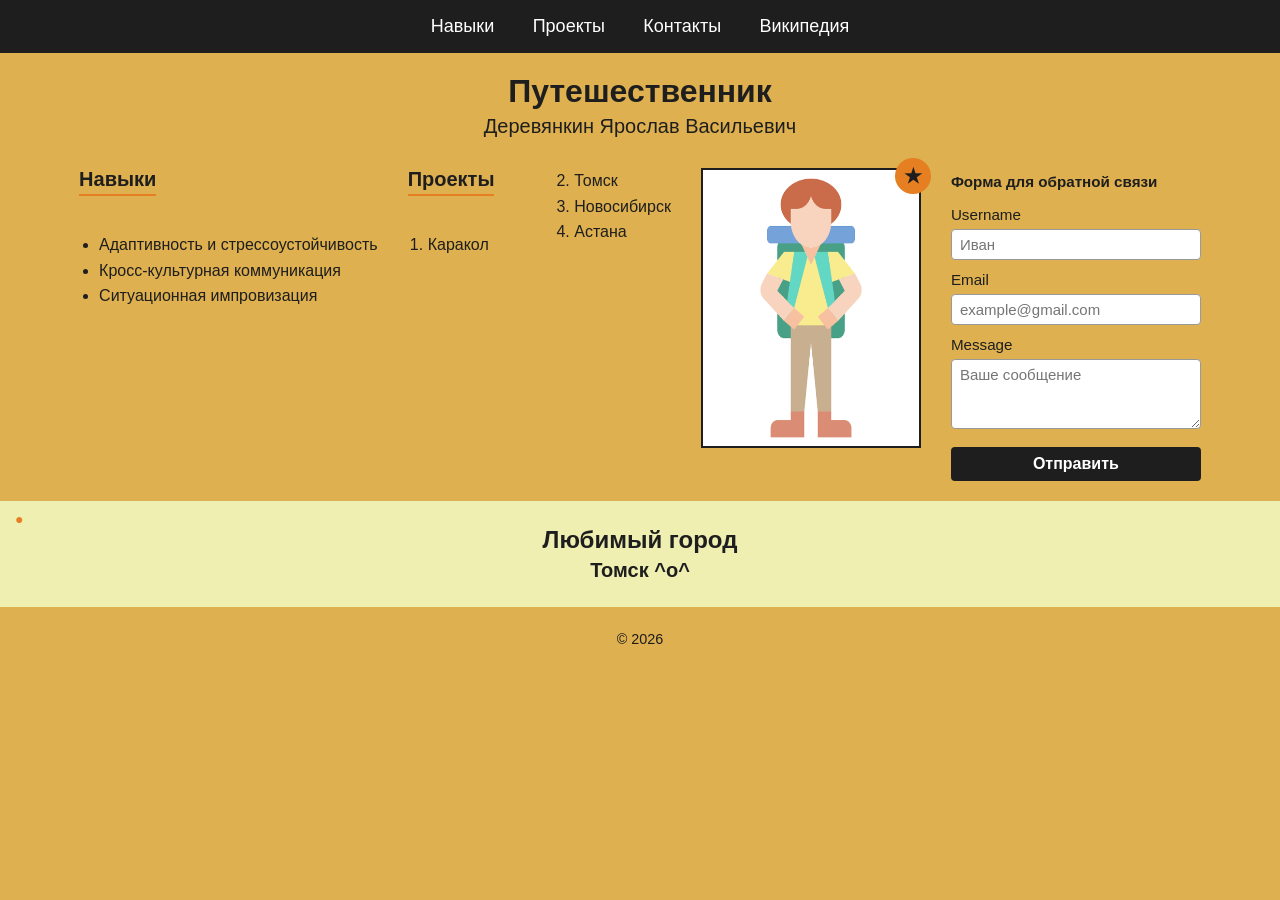
<file: lab2/index.html>
<!DOCTYPE html>
<html lang="ru">
<head>
    <meta charset="UTF-8">
    <meta name="viewport" content="width=device-width, initial-scale=1.0">
    <title>Путешественник — обо мне</title>

    <link rel="stylesheet" href="style.css">

    <style>
        .projects {
            column-count: 2;    
            column-gap: 30px;   
        }
    </style>
</head>

<body>

    <nav class="nav">
        <a href="#skills">Навыки</a>
        <a href="#projects">Проекты</a>
        <a href="#form">Контакты</a>
        <a href="https://ru.wikipedia.org/wiki/%D0%9F%D1%83%D1%82%D0%B5%D1%88%D0%B5%D1%81%D1%82%D0%B2%D0%B8%D0%B5" target="_blank" rel="noopener">Википедия</a>
    </nav>

    <header class="header">
        <h1>Путешественник</h1>
        <h2 class="static-h2">Деревянкин Ярослав Васильевич</h2>
    </header>

    <main class="main">

        <section id="skills" class="skills">
            <h3>Навыки</h3>
            <ul>
                <li>Адаптивность и стрессоустойчивость</li>
                <li>Кросс-культурная коммуникация</li>
                <li>Ситуационная импровизация</li>
            </ul>
        </section>

        <section id="projects" class="projects">
            <h3>Проекты</h3>
            <ol>
                <li>Каракол</li>
                <li>Томск</li>
                <li>Новосибирск</li>
                <li>Астана</li>
            </ol>
        </section>

        <div class="img-box">
            <img src="images/traveler.png"
                 width="220" height="280"
                 alt="Фотография путешественника в горах">
            <span class="badge" title="Любимое место">★</span>
        </div>

        <form id="form" class="form">
            <label class="form-title">Форма для обратной связи</label>

            <label for="user">Username</label>
            <input type="text" id="user" name="username" placeholder="Иван" required>

            <label for="email">Email</label>
            <input type="email" id="email" name="email" placeholder="example@gmail.com" required>

            <label for="textarea_form">Message</label>
            <textarea id="textarea_form" name="message" placeholder="Ваше сообщение"></textarea>

            <button type="submit" style="font-size: 16px;">Отправить</button>
        </form>

    </main>

    <aside id="city" class="city">
        <span class="city-dot" aria-hidden="true">●</span>
        <h2>Любимый город</h2>
        <h3>Томск ^o^</h3>
    </aside>

    <footer class="footer">
        <p>© 2026</p>
    </footer>

</body>
</html>
</file>
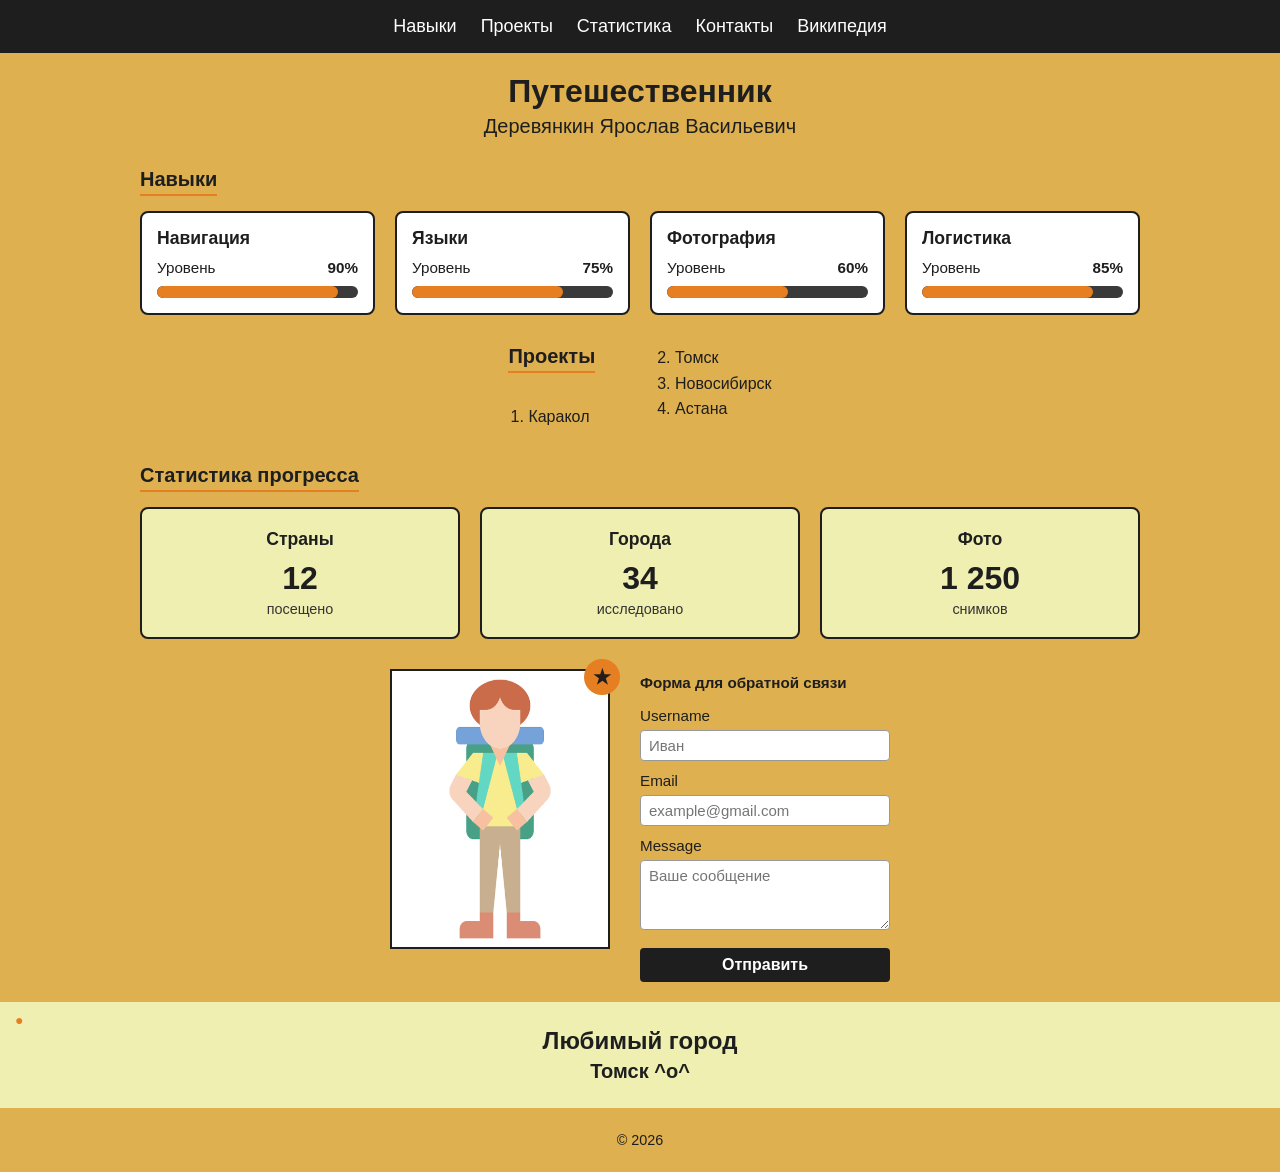
<file: lab3/index.html>
<!DOCTYPE html>
<html lang="ru">
<head>
    <meta charset="UTF-8">
    <meta name="viewport" content="width=device-width, initial-scale=1.0">
    <title>Путешественник — обо мне</title>

    <link rel="stylesheet" href="style.css">

    <style>
        .projects {
            column-count: 2;
            column-gap: 30px;
        }
    </style>
</head>

<body>
    <nav class="nav">
        <a href="#skills">Навыки</a>
        <a href="#projects">Проекты</a>
        <a href="#dashboard">Статистика</a>
        <a href="#form">Контакты</a>
        <a href="https://ru.wikipedia.org/wiki/%D0%9F%D1%83%D1%82%D0%B5%D1%88%D0%B5%D1%81%D1%82%D0%B2%D0%B8%D0%B5" target="_blank" rel="noopener">Википедия</a>
    </nav>

    <header class="header">
        <h1>Путешественник</h1>
        <h2 class="static-h2">Деревянкин Ярослав Васильевич</h2>
    </header>

    <main class="main">

        <section id="skills" class="skills-section">
            <h3 class="section-title">Навыки</h3>

            <div class="cards-row">

                <article class="skill-card">
                    <h4>Навигация</h4>
                    <dl>
                        <dt>Уровень</dt>
                        <dd>90%</dd>
                    </dl>
                    <div class="progress" role="progressbar"
                         aria-valuenow="90" aria-valuemin="0" aria-valuemax="100">
                        <div class="progress-fill" style="width: 90%;"></div>
                    </div>
                </article>

                <article class="skill-card">
                    <h4>Языки</h4>
                    <dl>
                        <dt>Уровень</dt>
                        <dd>75%</dd>
                    </dl>
                    <div class="progress" role="progressbar"
                         aria-valuenow="75" aria-valuemin="0" aria-valuemax="100">
                        <div class="progress-fill" style="width: 75%;"></div>
                    </div>
                </article>

                <article class="skill-card">
                    <h4>Фотография</h4>
                    <dl>
                        <dt>Уровень</dt>
                        <dd>60%</dd>
                    </dl>
                    <div class="progress" role="progressbar"
                         aria-valuenow="60" aria-valuemin="0" aria-valuemax="100">
                        <div class="progress-fill" style="width: 60%;"></div>
                    </div>
                </article>

                <article class="skill-card">
                    <h4>Логистика</h4>
                    <dl>
                        <dt>Уровень</dt>
                        <dd>85%</dd>
                    </dl>
                    <div class="progress" role="progressbar"
                         aria-valuenow="85" aria-valuemin="0" aria-valuemax="100">
                        <div class="progress-fill" style="width: 85%;"></div>
                    </div>
                </article>

            </div>
        </section>

        <section id="projects" class="projects">
            <h3 class="section-title">Проекты</h3>
            <ol>
                <li>Каракол</li>
                <li>Томск</li>
                <li>Новосибирск</li>
                <li>Астана</li>
            </ol>
        </section>

        <section id="dashboard" class="dashboard">
            <h3 class="section-title">Статистика прогресса</h3>

            <div class="dashboard-grid">

                <article class="dash-card">
                    <h4>Страны</h4>
                    <p class="dash-value">12</p>
                    <p class="dash-label">посещено</p>
                </article>

                <article class="dash-card">
                    <h4>Города</h4>
                    <p class="dash-value">34</p>
                    <p class="dash-label">исследовано</p>
                </article>

                <article class="dash-card">
                    <h4>Фото</h4>
                    <p class="dash-value">1 250</p>
                    <p class="dash-label">снимков</p>
                </article>

            </div>
        </section>

        <div class="img-box">
            <img src="images/traveler.png"
                 width="220" height="280"
                 alt="Фотография путешественника в горах">
            <span class="badge" title="Любимое место">★</span>
        </div>

        <form id="form" class="form">
            <label class="form-title">Форма для обратной связи</label>

            <label for="user">Username</label>
            <input type="text" id="user" name="username" placeholder="Иван" required>

            <label for="email">Email</label>
            <input type="email" id="email" name="email" placeholder="example@gmail.com" required>

            <label for="textarea_form">Message</label>
            <textarea id="textarea_form" name="message" placeholder="Ваше сообщение"></textarea>

            <button type="submit" style="font-size: 16px;">Отправить</button>
        </form>

    </main>

    <aside id="city" class="city">
        <span class="city-dot" aria-hidden="true">●</span>
        <h2>Любимый город</h2>
        <h3>Томск ^o^</h3>
    </aside>

    <footer class="footer">
        <p>© 2026</p>
    </footer>

</body>
</html>
</file>
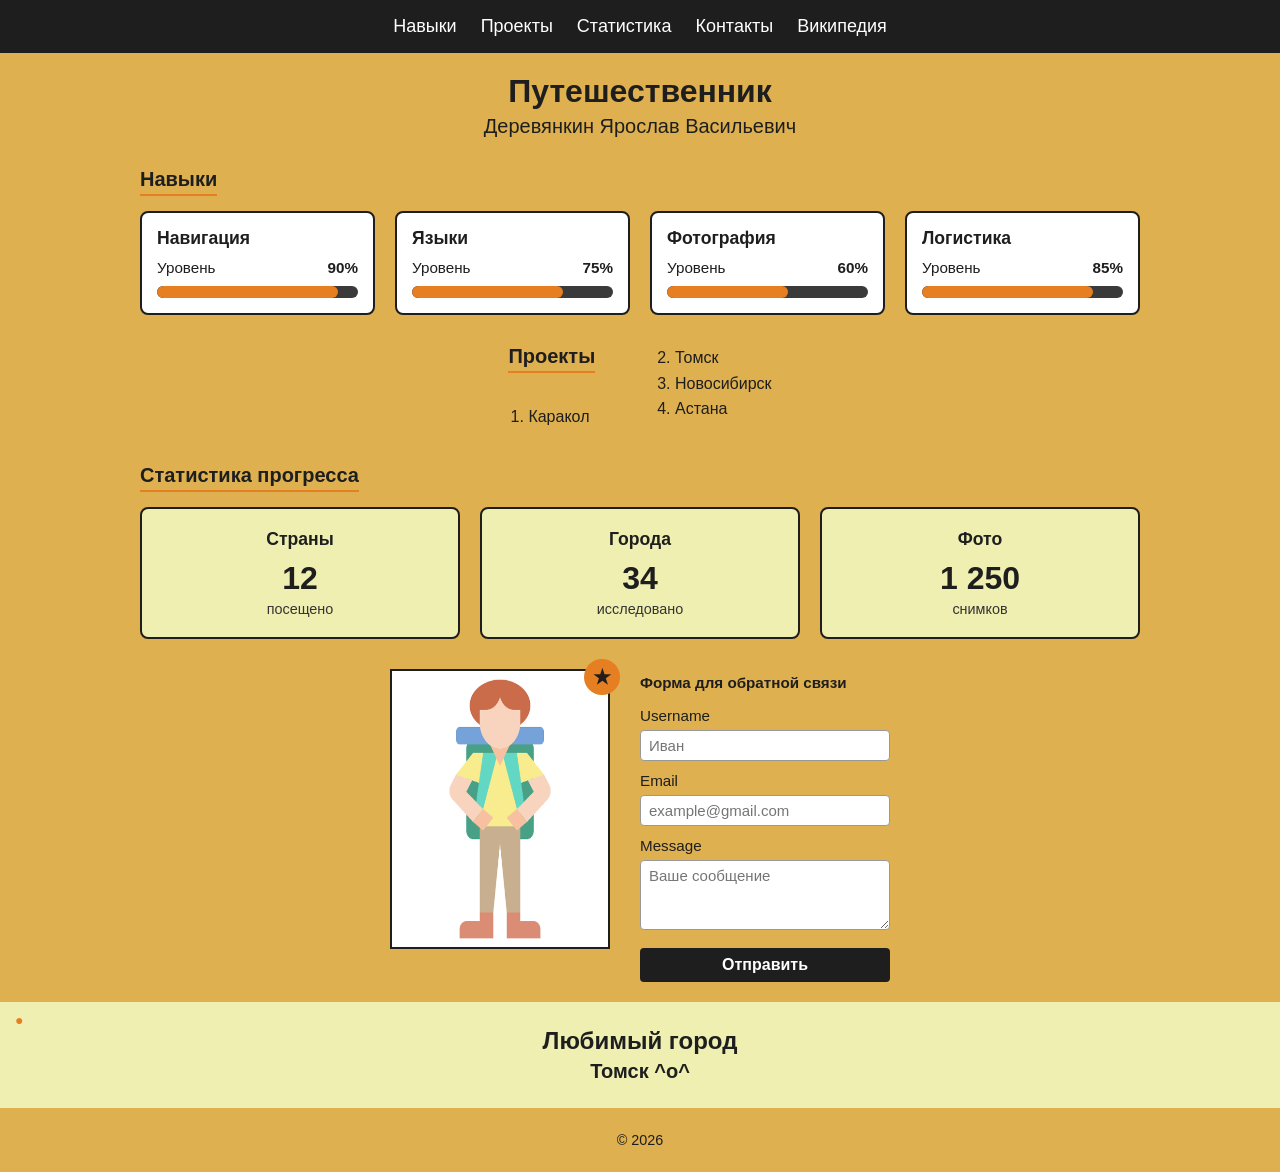
<file: lab4/index.html>
<!DOCTYPE html>
<html lang="ru">
<head>
    <meta charset="UTF-8">
    <meta name="viewport" content="width=device-width, initial-scale=1.0">
    <title>Путешественник — обо мне</title>

    <link rel="stylesheet" href="style.css">

    <style>
        .projects {
            column-count: 2;
            column-gap: 30px;
        }
    </style>
</head>

<body>
    <nav class="nav">
        <a href="#skills">Навыки</a>
        <a href="#projects">Проекты</a>
        <a href="#dashboard">Статистика</a>
        <a href="#form">Контакты</a>
        <a href="https://ru.wikipedia.org/wiki/%D0%9F%D1%83%D1%82%D0%B5%D1%88%D0%B5%D1%81%D1%82%D0%B2%D0%B8%D0%B5" target="_blank" rel="noopener">Википедия</a>
    </nav>

    <header class="header">
        <h1>Путешественник</h1>
        <h2 class="static-h2">Деревянкин Ярослав Васильевич</h2>
    </header>

    <main class="main">

        <section id="skills" class="skills-section">
            <h3 class="section-title">Навыки</h3>

            <div class="cards-row">

                <article class="skill-card">
                    <h4>Навигация</h4>
                    <dl>
                        <dt>Уровень</dt>
                        <dd>90%</dd>
                    </dl>
                    <div class="progress" role="progressbar"
                         aria-valuenow="90" aria-valuemin="0" aria-valuemax="100">
                        <div class="progress-fill" style="width: 90%;"></div>
                    </div>
                </article>

                <article class="skill-card">
                    <h4>Языки</h4>
                    <dl>
                        <dt>Уровень</dt>
                        <dd>75%</dd>
                    </dl>
                    <div class="progress" role="progressbar"
                         aria-valuenow="75" aria-valuemin="0" aria-valuemax="100">
                        <div class="progress-fill" style="width: 75%;"></div>
                    </div>
                </article>

                <article class="skill-card">
                    <h4>Фотография</h4>
                    <dl>
                        <dt>Уровень</dt>
                        <dd>60%</dd>
                    </dl>
                    <div class="progress" role="progressbar"
                         aria-valuenow="60" aria-valuemin="0" aria-valuemax="100">
                        <div class="progress-fill" style="width: 60%;"></div>
                    </div>
                </article>

                <article class="skill-card">
                    <h4>Логистика</h4>
                    <dl>
                        <dt>Уровень</dt>
                        <dd>85%</dd>
                    </dl>
                    <div class="progress" role="progressbar"
                         aria-valuenow="85" aria-valuemin="0" aria-valuemax="100">
                        <div class="progress-fill" style="width: 85%;"></div>
                    </div>
                </article>

            </div>
        </section>

        <section id="projects" class="projects">
            <h3 class="section-title">Проекты</h3>
            <ol>
                <li>Каракол</li>
                <li>Томск</li>
                <li>Новосибирск</li>
                <li>Астана</li>
            </ol>
        </section>

        <section id="dashboard" class="dashboard">
            <h3 class="section-title">Статистика прогресса</h3>

            <div class="dashboard-grid">

                <article class="dash-card">
                    <h4>Страны</h4>
                    <p class="dash-value">12</p>
                    <p class="dash-label">посещено</p>
                </article>

                <article class="dash-card">
                    <h4>Города</h4>
                    <p class="dash-value">34</p>
                    <p class="dash-label">исследовано</p>
                </article>

                <article class="dash-card">
                    <h4>Фото</h4>
                    <p class="dash-value">1 250</p>
                    <p class="dash-label">снимков</p>
                </article>

            </div>
        </section>

        <div class="img-box">
            <img src="images/traveler.png"
                 width="220" height="280"
                 alt="Фотография путешественника в горах">
            <span class="badge" title="Любимое место">★</span>
        </div>

        <form id="form" class="form">
            <label class="form-title">Форма для обратной связи</label>

            <label for="user">Username</label>
            <input type="text" id="user" name="username" placeholder="Иван" required>

            <label for="email">Email</label>
            <input type="email" id="email" name="email" placeholder="example@gmail.com" required>

            <label for="textarea_form">Message</label>
            <textarea id="textarea_form" name="message" placeholder="Ваше сообщение"></textarea>

            <button type="submit" style="font-size: 16px;">Отправить</button>
        </form>

    </main>

    <aside id="city" class="city">
        <span class="city-dot" aria-hidden="true">●</span>
        <h2>Любимый город</h2>
        <h3>Томск ^o^</h3>
    </aside>

    <footer class="footer">
        <p>© 2026</p>
    </footer>

    <script src="script.js"></script>

</body>
</html>
</file>
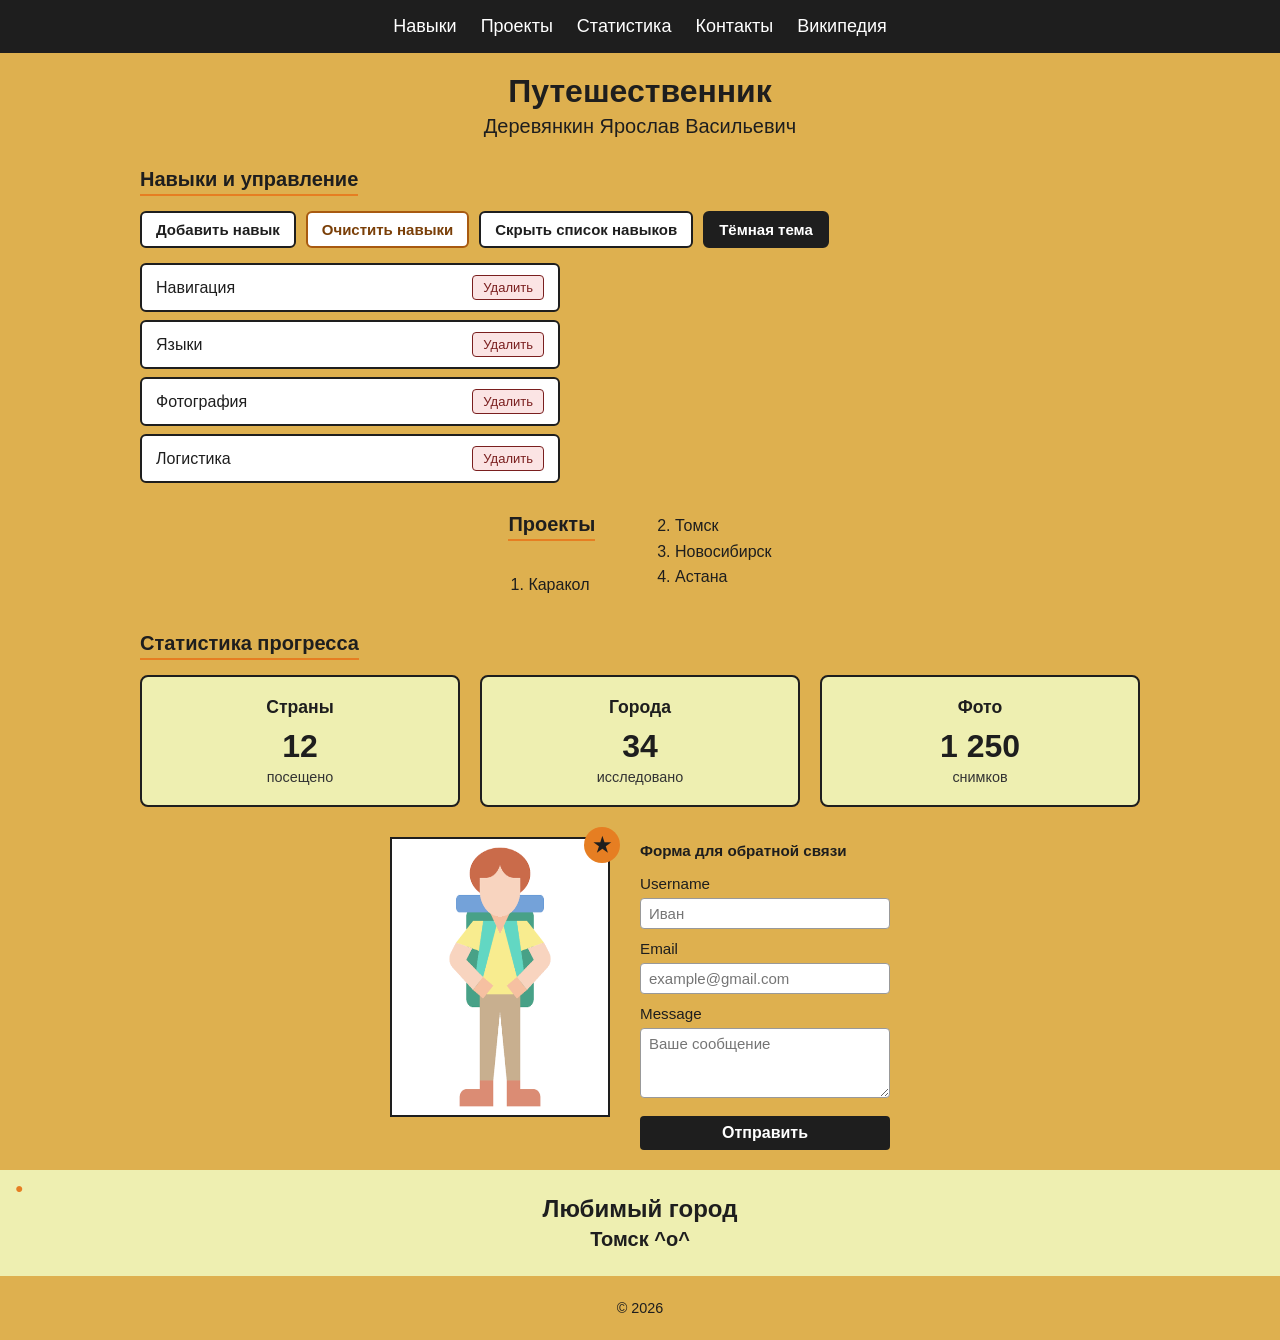
<file: lab5/index.html>
<!DOCTYPE html>
<html lang="ru">

<head>
    <meta charset="UTF-8">
    <meta name="viewport" content="width=device-width, initial-scale=1.0">
    <title>Путешественник — обо мне</title>

    <!-- Внешний CSS (ЛР №2) -->
    <link rel="stylesheet" href="style.css">

    <!-- Внутренний <style>: ровно ОДНО правило — для «Проектов» (ЛР №2) -->
    <style>
        .projects {
            column-count: 2;
            column-gap: 30px;
        }
    </style>
</head>

<body>

    <!-- ===== Sticky-навигация (ЛР №2 + №3) ===== -->
    <nav class="nav">
        <a href="#skills">Навыки</a>
        <a href="#projects">Проекты</a>
        <a href="#dashboard">Статистика</a>
        <a href="#form">Контакты</a>
        <a href="https://www.wikipedia.org/" target="_blank" rel="noopener">Википедия</a>
    </nav>

    <header class="header">
        <h1>Путешественник</h1>
        <h2 class="static-h2">Деревянкин Ярослав Васильевич</h2>
    </header>

    <main class="main">
        <section id="skills" class="skills-section">
            <h3 class="section-title">Навыки и управление</h3>

            <!-- КНОПКИ УПРАВЛЕНИЯ -->
            <div class="skills-controls">
                <button type="button" id="add-skill-btn" class="btn">Добавить навык</button>
                <button type="button" id="clear-skills-btn" class="btn btn-danger">Очистить навыки</button>
                
                <!-- Эта кнопка теперь не будет скрываться -->
                <button type="button" id="toggle-skills-btn" class="btn">Скрыть список навыков</button>
                
                <button type="button" id="theme-toggle" class="btn btn-theme">
                    <span class="theme-label">Тёмная тема</span>
                </button>
            </div>

            <!-- Оборачиваем список в div, который и будем скрывать -->
            <div id="skills-list-wrapper">
                <ul id="skills-list" class="skills-list">
                    <li class="skill-item" data-name="Навигация">
                        Навигация
                        <button type="button" class="btn-remove">Удалить</button>
                    </li>
                    <li class="skill-item" data-name="Языки">
                        Языки
                        <button type="button" class="btn-remove">Удалить</button>
                    </li>
                    <li class="skill-item" data-name="Фотография">
                        Фотография
                        <button type="button" class="btn-remove">Удалить</button>
                    </li>
                    <li class="skill-item" data-name="Логистика">
                        Логистика
                        <button type="button" class="btn-remove">Удалить</button>
                    </li>
                </ul>
            </div>
        </section>

        <!-- Секция «Проекты» (ЛР №2) -->
        <section id="projects" class="projects">
            <h3 class="section-title">Проекты</h3>
            <ol>
                <li>Каракол</li>
                <li>Томск</li>
                <li>Новосибирск</li>
                <li>Астана</li>
            </ol>
        </section>

        <!-- Grid-дашборд (ЛР №3) -->
        <section id="dashboard" class="dashboard">
            <h3 class="section-title">Статистика прогресса</h3>
            <div class="dashboard-grid">
                <article class="dash-card">
                    <h4>Страны</h4>
                    <p class="dash-value">12</p>
                    <p class="dash-label">посещено</p>
                </article>
                <article class="dash-card">
                    <h4>Города</h4>
                    <p class="dash-value">34</p>
                    <p class="dash-label">исследовано</p>
                </article>
                <article class="dash-card">
                    <h4>Фото</h4>
                    <p class="dash-value">1 250</p>
                    <p class="dash-label">снимков</p>
                </article>
            </div>
        </section>

        <!-- Картинка (ЛР №2: relative + absolute) -->
        <div class="img-box">
            <img src="images/traveler.png" width="220" height="280" alt="Фотография путешественника в горах">
            <span class="badge" title="Любимое место">★</span>
        </div>

        <!-- Форма (ЛР №2, inline font-size:16px) -->
        <form id="form" class="form">
            <label class="form-title">Форма для обратной связи</label>

            <label for="user">Username</label>
            <input type="text" id="user" name="username" placeholder="Иван" required>

            <label for="email">Email</label>
            <input type="email" id="email" name="email" placeholder="example@gmail.com" required>

            <label for="textarea_form">Message</label>
            <textarea id="textarea_form" name="message" placeholder="Ваше сообщение"></textarea>

            <button type="submit" style="font-size: 16px;">Отправить</button>
        </form>

    </main>

    <aside id="city" class="city">
        <span class="city-dot" aria-hidden="true">●</span>
        <h2>Любимый город</h2>
        <h3>Томск ^o^</h3>
    </aside>

    <footer class="footer">
        <p>© 2026</p>
    </footer>

    <!-- ЛР №4 + ЛР №5 -->
    <script src="script.js"></script>
</body>

</html>
</file>
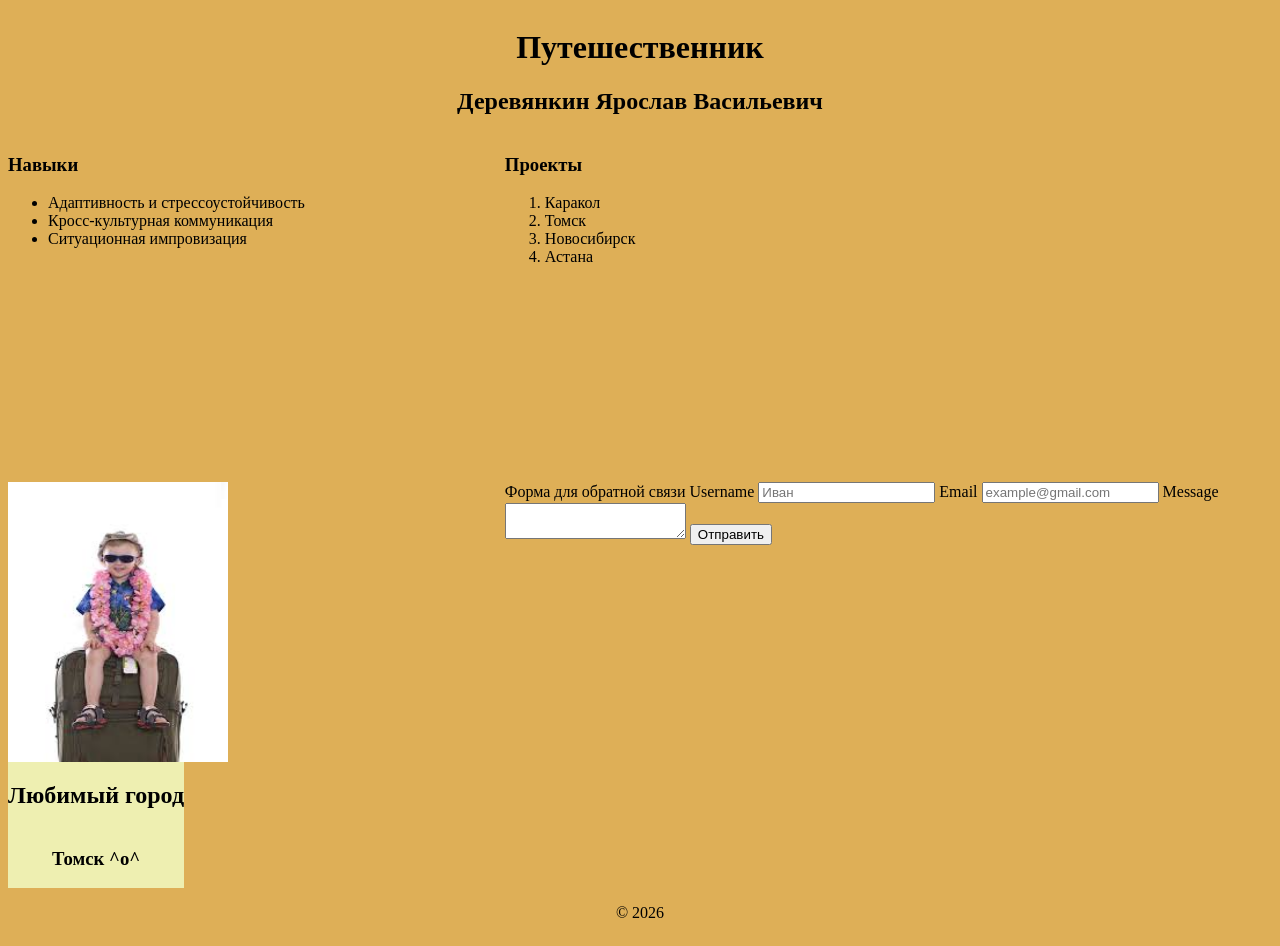
<file: lab1.html>
<!DOCTYPE html>
<html lang="en" style="padding: 0; margin: 0; ">

<head>
    <meta charset="UTF-8">
    <meta name="viewport" content="width=device-width, initial-scale=1.0">
    <title>About me</title>
</head>

<body
    style="display: flex; background-color: rgb(222, 175, 87); min-height: 100dvh; flex-direction: column; height: 100%">
    <header>
        <h1 style="display: flex; justify-content: center;">Путешественник</h1>
        <h2 style="display: flex; justify-content: center;">Деревянкин Ярослав Васильевич</h2>
    </header>

    <main style="display: grid; justify-content: center; gap: 200px; flex: 1">
        <section class="skills" style="grid-column: 1;">
            <h3>Навыки</h3>
            <ul>
                <li>Адаптивность и стрессоустойчивость</li>
                <li>Кросс-культурная коммуникация</li>
                <li>Ситуационная импровизация </li>
            </ul>
        </section>

        <section class="projsects" style="grid-column: 2;">
            <h3>Проекты</h3>
            <ol>
                <li>Каракол</li>
                <li>Томск</li>
                <li>Новосибирск</li>
                <li>Астана</li>
            </ol>
        </section>

        <img width="220" height="280" src="[data-uri]"
            alt="travelling_img">

        <form>
            <label>Форма для обратной связи</label>

            <label for="user">Username</label>
            <input type="text" id="user" name="username" placeholder="Иван" required>

            <label for="email">Email</label>
            <input type="email" id="email" name="email" placeholder="example@gmail.com" required>

            <label for="textarea_form">Message</label>
            <textarea id="textarea_form"></textarea>

            <button type="submit">Отправить</button>
        </form>

    </main>
    <aside
        style="display: grid; background-color: rgb(238, 239, 177); width: max-content; justify-items: center; margin-top: auto">
        <h2>Любимый город</h2>
        <h3 style="display: flex; ">Томск ^o^</h3>
    </aside>

    <footer style="display: flex; align-self: center;">
        <p>© 2026 </p>
    </footer>

</body>

</html>
</file>
<file: lab2/style.css>
:root {
    --color-primary: #deb04f;   
    --color-accent:  #e67e22;  
    --color-light:   #eeefb1;   
    --color-text:    #1e1e1e;  
    --color-white:   #ffffff;
    --color-dark-accent: #a85a10;  
    --font-main: Arial, Helvetica, sans-serif;
}

* { box-sizing: border-box; }

body {
    margin: 0;
    padding: 0;
    background-color: var(--color-primary);
    color: var(--color-text);
    font-family: var(--font-main);
    min-height: 100vh;
}

.nav {
    position: sticky;   
    top: 0;            
    z-index: 100;
    background-color: var(--color-text);
    padding: 12px 10px;
    text-align: center;
}

.nav a {
    position: relative;            
    display: inline-block;
    margin: 0 15px;
    padding: 4px 2px;
    color: var(--color-white);       
    font-size: 18px;
    text-decoration: none;
    transition: color 0.3s ease;     
}

.nav a::after {
    content: "";
    position: absolute;
    left: 0;
    bottom: -3px;
    width: 0;
    height: 2px;
    background-color: var(--color-accent);
    transition: width 0.3s ease;
}

.nav a:link { color: var(--color-white); }

.nav a:visited { color: #f5e6b3; }

.nav a:hover { color: var(--color-accent); }
.nav a:hover::after { width: 100%; }

.nav a:active { color: #ffd400; }

.nav a:focus {
    outline: 2px solid var(--color-accent);
    outline-offset: 3px;
    color: var(--color-accent);
}

.header {
    text-align: center;
    padding: 15px 10px 5px;
}

.header h1 { margin: 5px 0; font-size: 2rem; }

.static-h2 {
    position: static;    
    margin: 5px 0;
    font-size: 1.25rem;
    font-weight: normal;
}

.main {
    display: flex;
    flex-wrap: wrap;
    justify-content: center;
    align-items: flex-start;
    gap: 30px;
    padding: 20px;
    flex: 1;
}

.skills { min-width: 220px; }
.skills ul { padding-left: 20px; line-height: 1.6; }

.projects {
    min-width: 260px;
    max-width: 360px;
    vertical-align: top;
}

.projects ol {
    padding-left: 20px;
    line-height: 1.6;
}

.main h3 {
    margin-top: 0;
    font-size: 1.25rem;
    border-bottom: 2px solid var(--color-accent);
    display: inline-block;
    padding-bottom: 3px;
}

.img-box {
    position: relative;    
    display: inline-block;
}

.img-box img {
    display: block;
    border: 2px solid var(--color-text);
}

.badge {
    position: absolute;    
    top: -10px;
    right: -10px;
    width: 36px;
    height: 36px;
    line-height: 36px;
    text-align: center;
    background-color: var(--color-accent);
    color: var(--color-text);   
    border-radius: 50%;
    font-size: 20px;
    font-weight: bold;
}

.form {
    display: flex;
    flex-direction: column;
    gap: 6px;
    min-width: 250px;
    max-width: 320px;
}

.form-title {
    font-weight: bold;
    font-size: 1.05rem;
    margin-bottom: 5px;
}

.form label { font-size: 0.95rem; margin-top: 5px; }

.form input,
.form textarea {
    padding: 6px 8px;
    border: 1px solid #999;
    border-radius: 4px;
    font-family: var(--font-main);
    font-size: 15px;
}

.form textarea { min-height: 70px; resize: vertical; }

.form input:focus,
.form textarea:focus {
    outline: 2px solid var(--color-accent);
    outline-offset: 1px;
}

.form button {
    margin-top: 12px;
    padding: 8px 16px;
    background-color: var(--color-text);
    color: var(--color-white);     
    border: none;
    border-radius: 4px;
    font-family: var(--font-main);
    font-weight: bold;
    cursor: pointer;
    transition: background-color 0.25s ease;
}

.form button:hover { background-color: var(--color-dark-accent); }

.form button:active { background-color: #7a3f08; }

.form button:focus {
    outline: 2px solid var(--color-accent);
    outline-offset: 2px;
}

.city {
    position: relative;   
    background-color: var(--color-light);
    text-align: center;
    padding: 20px 15px;
    margin-top: auto;
}

.city h2 { margin: 5px 0; font-size: 1.5rem; }
.city h3 { margin: 5px 0; font-size: 1.25rem; }

.city-dot {
    position: absolute;
    top: 10px;
    left: 15px;
    color: var(--color-accent);
    font-size: 14px;
}

.footer {
    text-align: center;
    padding: 10px;
    font-size: 0.9rem;
}
</file>
<file: lab3/style.css>
:root {
    --color-primary: #deb04f;      
    --color-accent:  #e67e22;      
    --color-light:   #eeefb1;
    --color-text:    #1e1e1e;
    --color-white:   #ffffff;
    --color-dark-accent: #a85a10; 
    --color-progress-bg: #3a3a3a;  
    --font-main: Arial, Helvetica, sans-serif;
}

* { box-sizing: border-box; }

html, body {
    overflow-x: hidden;  
}

body {
    margin: 0;
    padding: 0;
    background-color: var(--color-primary);
    color: var(--color-text);
    font-family: var(--font-main);
    min-height: 100vh;
}

.nav {
    position: sticky;
    top: 0;
    z-index: 100;
    background-color: var(--color-text);
    padding: 12px 10px;

    display: flex;
    flex-wrap: wrap;               
    justify-content: center;
    gap: 10px 20px;
}

.nav a {
    position: relative;
    display: inline-block;
    padding: 4px 2px;
    color: var(--color-white);
    font-size: 18px;
    text-decoration: none;
    transition: color 0.3s ease;
}

.nav a::after {
    content: "";
    position: absolute;
    left: 0;
    bottom: -3px;
    width: 0;
    height: 2px;
    background-color: var(--color-accent);
    transition: width 0.3s ease;
}

.nav a:link { color: var(--color-white); }
.nav a:visited { color: #f5e6b3; }        
.nav a:hover { color: var(--color-accent); }
.nav a:hover::after { width: 100%; }
.nav a:active { color: #ffd400; }
.nav a:focus {
    outline: 2px solid var(--color-accent);
    outline-offset: 3px;
    color: var(--color-accent);
}

.header {
    text-align: center;
    padding: 15px 10px 5px;
}
.header h1 { margin: 5px 0; font-size: 2rem; }

.static-h2 {
    position: static;
    margin: 5px 0;
    font-size: 1.25rem;
    font-weight: normal;
}

.main {
    display: flex;
    flex-wrap: wrap;
    justify-content: center;
    align-items: flex-start;
    gap: 30px;
    padding: 20px;
    flex: 1;
}

.section-title {
    margin: 0 0 15px;
    font-size: 1.25rem;
    border-bottom: 2px solid var(--color-accent);
    display: inline-block;
    padding-bottom: 3px;
}

.skills-section {
    width: 100%;
    max-width: 1000px;
}

.cards-row {
    display: flex;
    flex-wrap: wrap;       
    gap: 20px;
}

.skill-card {
    flex: 1 1 200px;       
    max-width: 240px;
    background-color: var(--color-white);
    border: 2px solid var(--color-text);
    border-radius: 8px;
    padding: 15px;

    display: flex;
    flex-direction: column;
    gap: 10px;
}

.skill-card h4 {
    margin: 0;
    font-size: 1.1rem;
    color: var(--color-text);
}

.skill-card dl {
    margin: 0;
    display: flex;
    justify-content: space-between;
    font-size: 0.95rem;
}
.skill-card dt { font-weight: normal; }
.skill-card dd { margin: 0; font-weight: bold; }

.progress {
    width: 100%;
    height: 12px;
    background-color: var(--color-progress-bg);
    border-radius: 6px;
    overflow: hidden;
}

.progress-fill {
    height: 100%;
    background-color: var(--color-accent);  
    border-radius: 6px;
    transition: width 0.4s ease;
}

.projects {
    min-width: 260px;
    max-width: 360px;
}

.projects ol {
    padding-left: 20px;
    line-height: 1.6;
}

.dashboard {
    width: 100%;
    max-width: 1000px;
}

.dashboard-grid {
    display: grid;
    grid-template-columns: repeat(3, 1fr);   
    gap: 20px;
}

.dash-card {
    background-color: var(--color-light);
    border: 2px solid var(--color-text);
    border-radius: 8px;
    padding: 20px;
    text-align: center;
}

.dash-card h4 {
    margin: 0 0 10px;
    font-size: 1.1rem;
    color: var(--color-text);
}

.dash-value {
    margin: 0;
    font-size: 2rem;
    font-weight: bold;
    color: var(--color-text);
}

.dash-label {
    margin: 4px 0 0;
    font-size: 0.9rem;
    color: #333;  
}

.img-box {
    position: relative;
    display: inline-block;
}

.img-box img {
    display: block;
    border: 2px solid var(--color-text);
}

.badge {
    position: absolute;
    top: -10px;
    right: -10px;
    width: 36px;
    height: 36px;
    line-height: 36px;
    text-align: center;
    background-color: var(--color-accent);
    color: var(--color-text);  
    border-radius: 50%;
    font-size: 20px;
    font-weight: bold;
}

.form {
    display: flex;
    flex-direction: column;
    gap: 6px;
    min-width: 250px;
    max-width: 320px;
}

.form-title {
    font-weight: bold;
    font-size: 1.05rem;
    margin-bottom: 5px;
}

.form label { font-size: 0.95rem; margin-top: 5px; }

.form input,
.form textarea {
    padding: 6px 8px;
    border: 1px solid #999;
    border-radius: 4px;
    font-family: var(--font-main);
    font-size: 15px;
}

.form textarea { min-height: 70px; resize: vertical; }

.form input:focus,
.form textarea:focus {
    outline: 2px solid var(--color-accent);
    outline-offset: 1px;
}

.form button {
    margin-top: 12px;
    padding: 8px 16px;
    background-color: var(--color-text);
    color: var(--color-white);
    border: none;
    border-radius: 4px;
    font-family: var(--font-main);
    font-weight: bold;
    cursor: pointer;
    transition: background-color 0.25s ease;
}

.form button:hover { background-color: var(--color-dark-accent); }  /* ≈ 6.5:1 */
.form button:active { background-color: #7a3f08; }
.form button:focus {
    outline: 2px solid var(--color-accent);
    outline-offset: 2px;
}

.city {
    position: relative;
    background-color: var(--color-light);
    text-align: center;
    padding: 20px 15px;
    margin-top: auto;
}

.city h2 { margin: 5px 0; font-size: 1.5rem; }
.city h3 { margin: 5px 0; font-size: 1.25rem; }

.city-dot {
    position: absolute;
    top: 10px;
    left: 15px;
    color: var(--color-accent);
    font-size: 14px;
}

.footer {
    text-align: center;
    padding: 10px;
    font-size: 0.9rem;
}

@media (max-width: 900px) {
    .skill-card {
        flex: 1 1 calc(50% - 20px);
        max-width: none;
    }

    .dashboard-grid {
        gap: 15px;
    }

    .nav a { font-size: 16px; }
}

@media (max-width: 600px) {
    .nav {
        gap: 8px 14px;
        padding: 10px 8px;
    }
    .nav a { font-size: 15px; }

    .header h1 { font-size: 1.6rem; }
    .static-h2 { font-size: 1.1rem; }

    .main {
        padding: 15px;
        gap: 20px;
    }

    .skill-card {
        flex: 1 1 100%;
        max-width: none;
    }

    .dashboard-grid {
        grid-template-columns: 1fr;
    }

    .dash-value { font-size: 1.6rem; }

    .projects { max-width: 100%; }
    .projects { column-count: 1; }
}
</file>
<file: lab4/style.css>
:root {
    --color-primary: #deb04f;      
    --color-accent:  #e67e22;      
    --color-light:   #eeefb1;
    --color-text:    #1e1e1e;
    --color-white:   #ffffff;
    --color-dark-accent: #a85a10; 
    --color-progress-bg: #3a3a3a;  
    --font-main: Arial, Helvetica, sans-serif;
}

* { box-sizing: border-box; }

html, body {
    overflow-x: hidden;  
}

body {
    margin: 0;
    padding: 0;
    background-color: var(--color-primary);
    color: var(--color-text);
    font-family: var(--font-main);
    min-height: 100vh;
}

.nav {
    position: sticky;
    top: 0;
    z-index: 100;
    background-color: var(--color-text);
    padding: 12px 10px;

    display: flex;
    flex-wrap: wrap;               
    justify-content: center;
    gap: 10px 20px;
}

.nav a {
    position: relative;
    display: inline-block;
    padding: 4px 2px;
    color: var(--color-white);
    font-size: 18px;
    text-decoration: none;
    transition: color 0.3s ease;
}

.nav a::after {
    content: "";
    position: absolute;
    left: 0;
    bottom: -3px;
    width: 0;
    height: 2px;
    background-color: var(--color-accent);
    transition: width 0.3s ease;
}

.nav a:link { color: var(--color-white); }
.nav a:visited { color: #f5e6b3; }        
.nav a:hover { color: var(--color-accent); }
.nav a:hover::after { width: 100%; }
.nav a:active { color: #ffd400; }
.nav a:focus {
    outline: 2px solid var(--color-accent);
    outline-offset: 3px;
    color: var(--color-accent);
}

.header {
    text-align: center;
    padding: 15px 10px 5px;
}
.header h1 { margin: 5px 0; font-size: 2rem; }

.static-h2 {
    position: static;
    margin: 5px 0;
    font-size: 1.25rem;
    font-weight: normal;
}

.main {
    display: flex;
    flex-wrap: wrap;
    justify-content: center;
    align-items: flex-start;
    gap: 30px;
    padding: 20px;
    flex: 1;
}

.section-title {
    margin: 0 0 15px;
    font-size: 1.25rem;
    border-bottom: 2px solid var(--color-accent);
    display: inline-block;
    padding-bottom: 3px;
}

.skills-section {
    width: 100%;
    max-width: 1000px;
}

.cards-row {
    display: flex;
    flex-wrap: wrap;       
    gap: 20px;
}

.skill-card {
    flex: 1 1 200px;       
    max-width: 240px;
    background-color: var(--color-white);
    border: 2px solid var(--color-text);
    border-radius: 8px;
    padding: 15px;

    display: flex;
    flex-direction: column;
    gap: 10px;
}

.skill-card h4 {
    margin: 0;
    font-size: 1.1rem;
    color: var(--color-text);
}

.skill-card dl {
    margin: 0;
    display: flex;
    justify-content: space-between;
    font-size: 0.95rem;
}
.skill-card dt { font-weight: normal; }
.skill-card dd { margin: 0; font-weight: bold; }

.progress {
    width: 100%;
    height: 12px;
    background-color: var(--color-progress-bg);
    border-radius: 6px;
    overflow: hidden;
}

.progress-fill {
    height: 100%;
    background-color: var(--color-accent);  
    border-radius: 6px;
    transition: width 0.4s ease;
}

.projects {
    min-width: 260px;
    max-width: 360px;
}

.projects ol {
    padding-left: 20px;
    line-height: 1.6;
}

.dashboard {
    width: 100%;
    max-width: 1000px;
}

.dashboard-grid {
    display: grid;
    grid-template-columns: repeat(3, 1fr);   
    gap: 20px;
}

.dash-card {
    background-color: var(--color-light);
    border: 2px solid var(--color-text);
    border-radius: 8px;
    padding: 20px;
    text-align: center;
}

.dash-card h4 {
    margin: 0 0 10px;
    font-size: 1.1rem;
    color: var(--color-text);
}

.dash-value {
    margin: 0;
    font-size: 2rem;
    font-weight: bold;
    color: var(--color-text);
}

.dash-label {
    margin: 4px 0 0;
    font-size: 0.9rem;
    color: #333;  
}

.img-box {
    position: relative;
    display: inline-block;
}

.img-box img {
    display: block;
    border: 2px solid var(--color-text);
}

.badge {
    position: absolute;
    top: -10px;
    right: -10px;
    width: 36px;
    height: 36px;
    line-height: 36px;
    text-align: center;
    background-color: var(--color-accent);
    color: var(--color-text);  
    border-radius: 50%;
    font-size: 20px;
    font-weight: bold;
}

.form {
    display: flex;
    flex-direction: column;
    gap: 6px;
    min-width: 250px;
    max-width: 320px;
}

.form-title {
    font-weight: bold;
    font-size: 1.05rem;
    margin-bottom: 5px;
}

.form label { font-size: 0.95rem; margin-top: 5px; }

.form input,
.form textarea {
    padding: 6px 8px;
    border: 1px solid #999;
    border-radius: 4px;
    font-family: var(--font-main);
    font-size: 15px;
}

.form textarea { min-height: 70px; resize: vertical; }

.form input:focus,
.form textarea:focus {
    outline: 2px solid var(--color-accent);
    outline-offset: 1px;
}

.form button {
    margin-top: 12px;
    padding: 8px 16px;
    background-color: var(--color-text);
    color: var(--color-white);
    border: none;
    border-radius: 4px;
    font-family: var(--font-main);
    font-weight: bold;
    cursor: pointer;
    transition: background-color 0.25s ease;
}

.form button:hover { background-color: var(--color-dark-accent); }  /* ≈ 6.5:1 */
.form button:active { background-color: #7a3f08; }
.form button:focus {
    outline: 2px solid var(--color-accent);
    outline-offset: 2px;
}

.city {
    position: relative;
    background-color: var(--color-light);
    text-align: center;
    padding: 20px 15px;
    margin-top: auto;
}

.city h2 { margin: 5px 0; font-size: 1.5rem; }
.city h3 { margin: 5px 0; font-size: 1.25rem; }

.city-dot {
    position: absolute;
    top: 10px;
    left: 15px;
    color: var(--color-accent);
    font-size: 14px;
}

.footer {
    text-align: center;
    padding: 10px;
    font-size: 0.9rem;
}

@media (max-width: 900px) {
    .skill-card {
        flex: 1 1 calc(50% - 20px);
        max-width: none;
    }

    .dashboard-grid {
        gap: 15px;
    }

    .nav a { font-size: 16px; }
}

@media (max-width: 600px) {
    .nav {
        gap: 8px 14px;
        padding: 10px 8px;
    }
    .nav a { font-size: 15px; }

    .header h1 { font-size: 1.6rem; }
    .static-h2 { font-size: 1.1rem; }

    .main {
        padding: 15px;
        gap: 20px;
    }

    .skill-card {
        flex: 1 1 100%;
        max-width: none;
    }

    .dashboard-grid {
        grid-template-columns: 1fr;
    }

    .dash-value { font-size: 1.6rem; }

    .projects { max-width: 100%; }
    .projects { column-count: 1; }
}
</file>
<file: lab5/style.css>
:root {
    --color-primary: #deb04f;      
    --color-accent:  #e67e22;      
    --color-light:   #eeefb1;
    --color-text:    #1e1e1e;
    --color-white:   #ffffff;
    --color-dark-accent: #a85a10; 
    --color-progress-bg: #3a3a3a;  
    --font-main: Arial, Helvetica, sans-serif;
}

* { box-sizing: border-box; }

html, body {
    overflow-x: hidden;  
}

body {
    margin: 0;
    padding: 0;
    background-color: var(--color-primary);
    color: var(--color-text);
    font-family: var(--font-main);
    min-height: 100vh;
}

.nav {
    position: sticky;
    top: 0;
    z-index: 100;
    background-color: var(--color-text);
    padding: 12px 10px;

    display: flex;
    flex-wrap: wrap;               
    justify-content: center;
    gap: 10px 20px;
}

.nav a {
    position: relative;
    display: inline-block;
    padding: 4px 2px;
    color: var(--color-white);
    font-size: 18px;
    text-decoration: none;
    transition: color 0.3s ease;
}

.nav a::after {
    content: "";
    position: absolute;
    left: 0;
    bottom: -3px;
    width: 0;
    height: 2px;
    background-color: var(--color-accent);
    transition: width 0.3s ease;
}

.nav a:link { color: var(--color-white); }
.nav a:visited { color: #f5e6b3; }        
.nav a:hover { color: var(--color-accent); }
.nav a:hover::after { width: 100%; }
.nav a:active { color: #ffd400; }
.nav a:focus {
    outline: 2px solid var(--color-accent);
    outline-offset: 3px;
    color: var(--color-accent);
}

.header {
    text-align: center;
    padding: 15px 10px 5px;
}
.header h1 { margin: 5px 0; font-size: 2rem; }

.static-h2 {
    position: static;
    margin: 5px 0;
    font-size: 1.25rem;
    font-weight: normal;
}

.main {
    display: flex;
    flex-wrap: wrap;
    justify-content: center;
    align-items: flex-start;
    gap: 30px;
    padding: 20px;
    flex: 1;
}

.section-title {
    margin: 0 0 15px;
    font-size: 1.25rem;
    border-bottom: 2px solid var(--color-accent);
    display: inline-block;
    padding-bottom: 3px;
}

.skills-section {
    width: 100%;
    max-width: 1000px;
}

.cards-row {
    display: flex;
    flex-wrap: wrap;       
    gap: 20px;
}

.skill-card {
    flex: 1 1 200px;       
    max-width: 240px;
    background-color: var(--color-white);
    border: 2px solid var(--color-text);
    border-radius: 8px;
    padding: 15px;

    display: flex;
    flex-direction: column;
    gap: 10px;
}

.skill-card h4 {
    margin: 0;
    font-size: 1.1rem;
    color: var(--color-text);
}

.skill-card dl {
    margin: 0;
    display: flex;
    justify-content: space-between;
    font-size: 0.95rem;
}
.skill-card dt { font-weight: normal; }
.skill-card dd { margin: 0; font-weight: bold; }

.progress {
    width: 100%;
    height: 12px;
    background-color: var(--color-progress-bg);
    border-radius: 6px;
    overflow: hidden;
}

.progress-fill {
    height: 100%;
    background-color: var(--color-accent);  
    border-radius: 6px;
    transition: width 0.4s ease;
}

.projects {
    min-width: 260px;
    max-width: 360px;
}

.projects ol {
    padding-left: 20px;
    line-height: 1.6;
}

.dashboard {
    width: 100%;
    max-width: 1000px;
}

.dashboard-grid {
    display: grid;
    grid-template-columns: repeat(3, 1fr);   
    gap: 20px;
}

.dash-card {
    background-color: var(--color-light);
    border: 2px solid var(--color-text);
    border-radius: 8px;
    padding: 20px;
    text-align: center;
}

.dash-card h4 {
    margin: 0 0 10px;
    font-size: 1.1rem;
    color: var(--color-text);
}

.dash-value {
    margin: 0;
    font-size: 2rem;
    font-weight: bold;
    color: var(--color-text);
}

.dash-label {
    margin: 4px 0 0;
    font-size: 0.9rem;
    color: #333;  
}

.img-box {
    position: relative;
    display: inline-block;
}

.img-box img {
    display: block;
    border: 2px solid var(--color-text);
}

.badge {
    position: absolute;
    top: -10px;
    right: -10px;
    width: 36px;
    height: 36px;
    line-height: 36px;
    text-align: center;
    background-color: var(--color-accent);
    color: var(--color-text);  
    border-radius: 50%;
    font-size: 20px;
    font-weight: bold;
}

.form {
    display: flex;
    flex-direction: column;
    gap: 6px;
    min-width: 250px;
    max-width: 320px;
}

.form-title {
    font-weight: bold;
    font-size: 1.05rem;
    margin-bottom: 5px;
}

.form label { font-size: 0.95rem; margin-top: 5px; }

.form input,
.form textarea {
    padding: 6px 8px;
    border: 1px solid #999;
    border-radius: 4px;
    font-family: var(--font-main);
    font-size: 15px;
}

.form textarea { min-height: 70px; resize: vertical; }

.form input:focus,
.form textarea:focus {
    outline: 2px solid var(--color-accent);
    outline-offset: 1px;
}

.form button {
    margin-top: 12px;
    padding: 8px 16px;
    background-color: var(--color-text);
    color: var(--color-white);
    border: none;
    border-radius: 4px;
    font-family: var(--font-main);
    font-weight: bold;
    cursor: pointer;
    transition: background-color 0.25s ease;
}

.form button:hover { background-color: var(--color-dark-accent); }  /* ≈ 6.5:1 */
.form button:active { background-color: #7a3f08; }
.form button:focus {
    outline: 2px solid var(--color-accent);
    outline-offset: 2px;
}

.city {
    position: relative;
    background-color: var(--color-light);
    text-align: center;
    padding: 20px 15px;
    margin-top: auto;
}

.city h2 { margin: 5px 0; font-size: 1.5rem; }
.city h3 { margin: 5px 0; font-size: 1.25rem; }

.city-dot {
    position: absolute;
    top: 10px;
    left: 15px;
    color: var(--color-accent);
    font-size: 14px;
}

.footer {
    text-align: center;
    padding: 10px;
    font-size: 0.9rem;
}

@media (max-width: 900px) {
    .skill-card {
        flex: 1 1 calc(50% - 20px);
        max-width: none;
    }

    .dashboard-grid {
        gap: 15px;
    }

    .nav a { font-size: 16px; }
}

@media (max-width: 600px) {
    .nav {
        gap: 8px 14px;
        padding: 10px 8px;
    }
    .nav a { font-size: 15px; }

    .header h1 { font-size: 1.6rem; }
    .static-h2 { font-size: 1.1rem; }

    .main {
        padding: 15px;
        gap: 20px;
    }

    .skill-card {
        flex: 1 1 100%;
        max-width: none;
    }

    .dashboard-grid {
        grid-template-columns: 1fr;
    }

    .dash-value { font-size: 1.6rem; }

    .projects { max-width: 100%; }
    .projects { column-count: 1; }
}

.manage-skills {
    margin-top: 30px;
    width: 100%;
    max-width: 1000px;
}

.skills-controls {
    display: flex;
    flex-wrap: wrap;
    gap: 10px;
    margin-bottom: 15px;
}

.btn {
    padding: 8px 14px;
    font-family: var(--font-main);
    font-size: 15px;
    font-weight: 600;
    border: 2px solid var(--color-text);
    border-radius: 6px;
    background-color: var(--color-white);
    color: var(--color-text);
    cursor: pointer;
    transition: background-color 0.25s ease, color 0.25s ease;
}
.btn:hover { background-color: var(--color-accent); color: var(--color-white); }
.btn:active { transform: scale(0.97); }
.btn:focus { outline: 2px solid var(--color-accent); outline-offset: 2px; }

.btn-danger { border-color: #a85a10; color: #7a3f08; }
.btn-danger:hover { background-color: #7a3f08; color: var(--color-white); }

.btn-theme { background-color: var(--color-text); color: var(--color-white); }
.btn-theme:hover { background-color: var(--color-accent); }

.skills-list {
    list-style: none;
    padding: 0;
    margin: 0;
    display: flex;
    flex-direction: column;
    gap: 8px;
    max-width: 420px;
}

.skill-item {
    display: flex;
    justify-content: space-between;
    align-items: center;
    gap: 10px;
    padding: 10px 14px;
    background-color: var(--color-white);
    border: 2px solid var(--color-text);
    border-radius: 6px;
    font-size: 1rem;
}

.btn-remove {
    padding: 4px 10px;
    font-size: 13px;
    font-family: var(--font-main);
    background-color: #fbe4e4;
    color: #7a1f1f;
    border: 1px solid #7a1f1f;
    border-radius: 4px;
    cursor: pointer;
    transition: background-color 0.2s ease;
}
.btn-remove:hover { background-color: #7a1f1f; color: var(--color-white); }
.btn-remove:focus { outline: 2px solid var(--color-accent); outline-offset: 2px; }

.invisible { display: none; }

body.dark-theme {
    --color-primary: #6a5527;
    --color-light: #2a2a2a;     
    --color-text: #f0f0f0;      
    --color-white: #2a2a2a;    
    --color-progress-bg: #555;  
}

body.dark-theme .nav {
    background-color: #0f0f0f;
}

body.dark-theme .skill-card,
body.dark-theme .skill-item,
body.dark-theme .dash-card {
    background-color: #2a2a2a;
    color: #f0f0f0;
    border-color: #f0f0f0;
}

body.dark-theme .btn {
    background-color: #2a2a2a;
    color: #f0f0f0;
    border-color: #f0f0f0;
}
body.dark-theme .btn:hover {
    background-color: var(--color-accent);
    color: #ffffff;
}

body.dark-theme .form input,
body.dark-theme .form textarea {
    background-color: #2a2a2a;
    color: #f0f0f0;
    border-color: #666;
}

body.dark-theme .city {
    background-color: #2a2a2a;
}

body.dark-theme .section-title {
    color: #f0f0f0;
    border-bottom-color: var(--color-accent);
}

body.dark-theme .dash-label {
    color: #f0f0f0;
}
</file>
